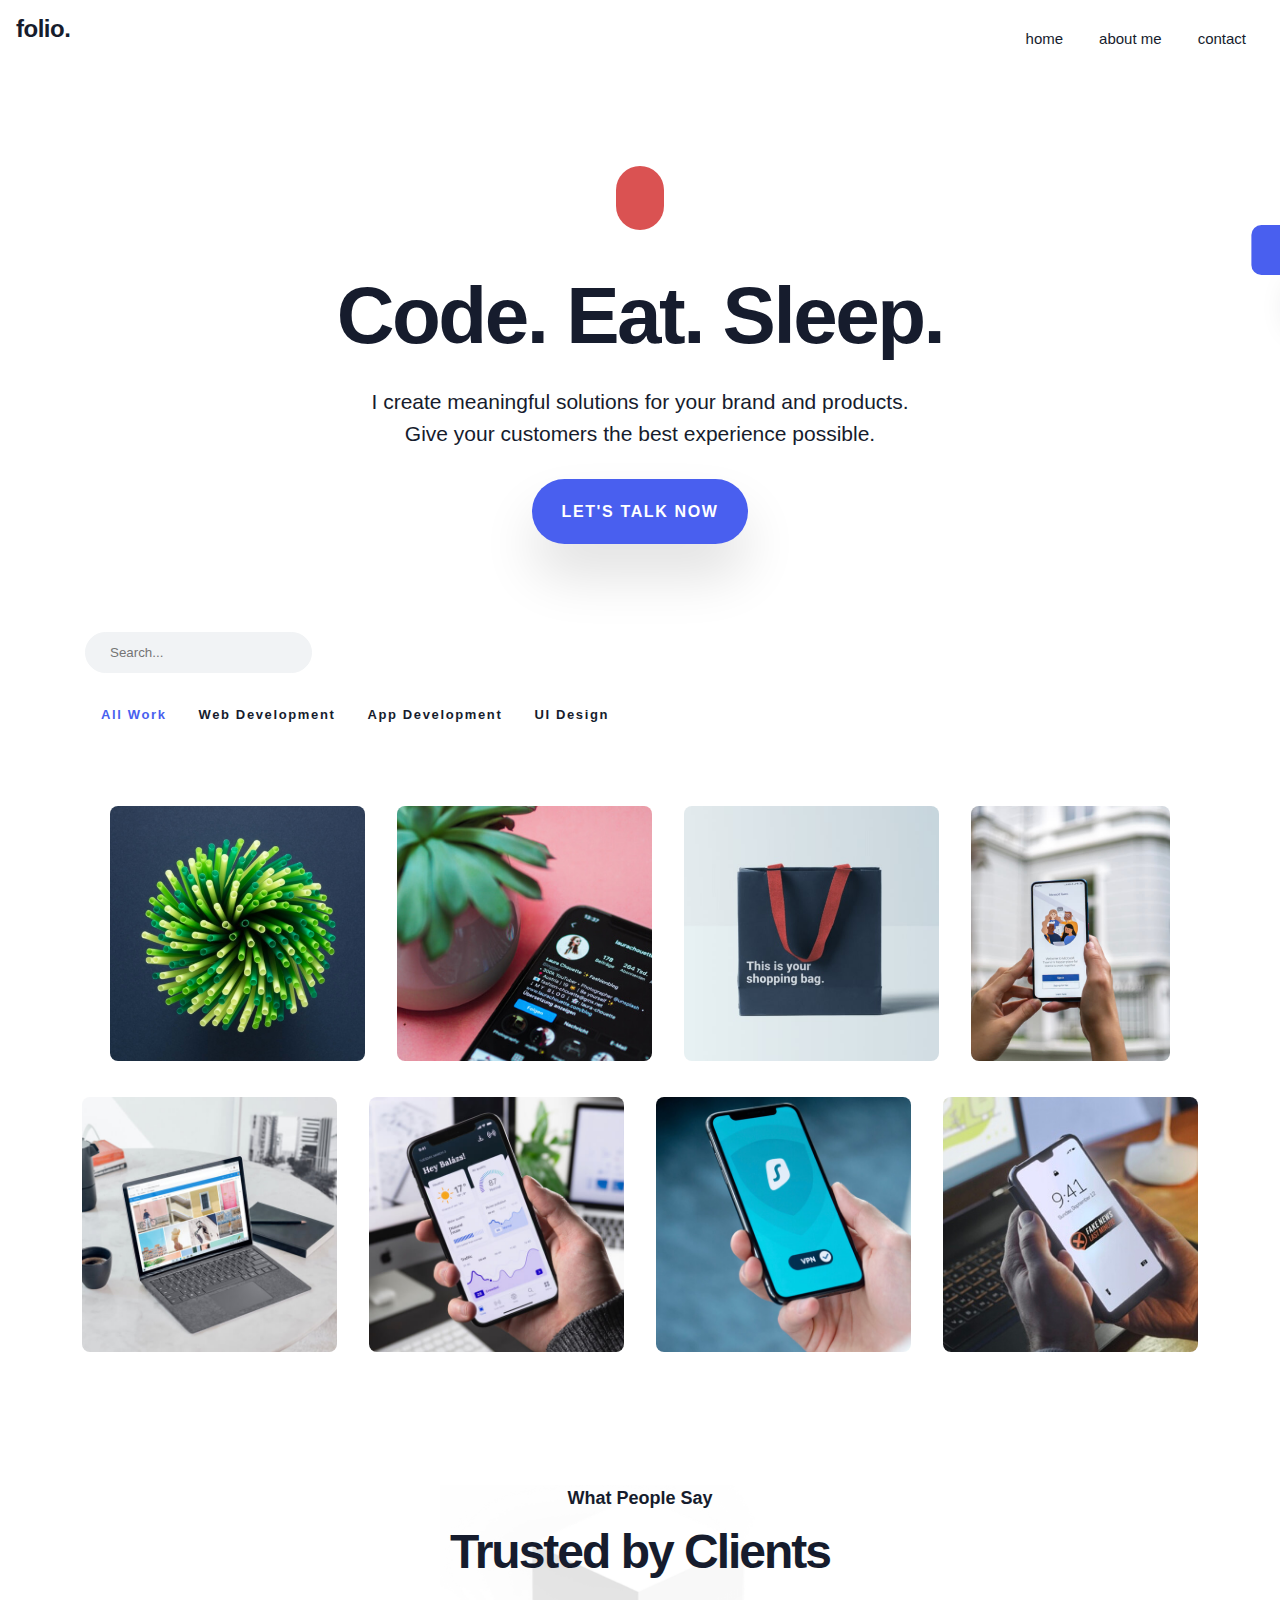
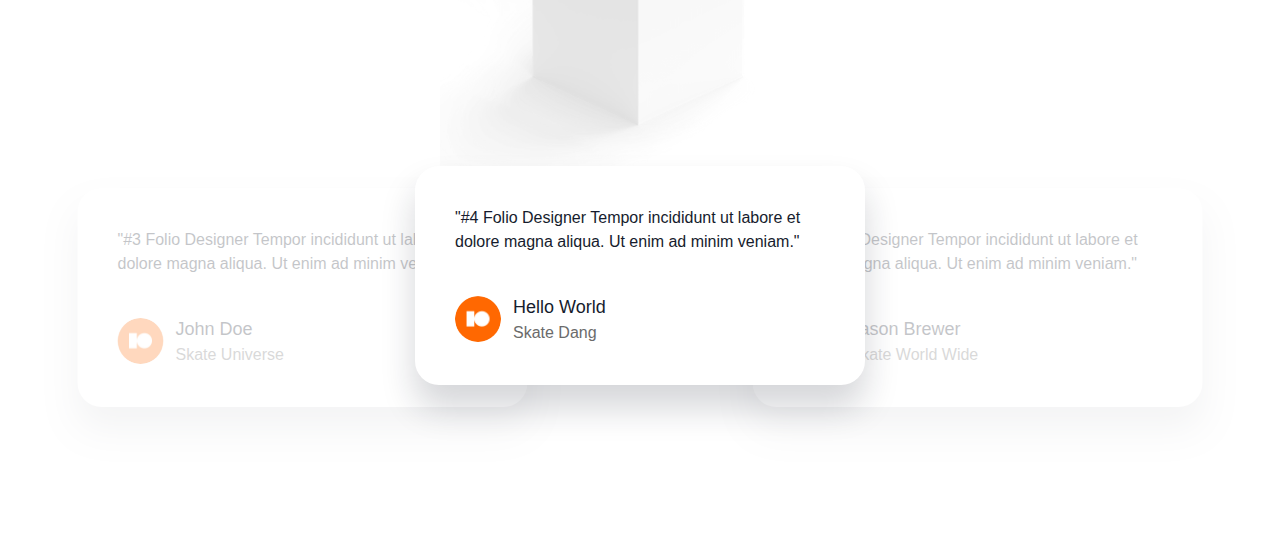
<file: index.html>
<!DOCTYPE html>
<html lang="en">

<head>
    <meta charset="UTF-8">
    <meta http-equiv="X-UA-Compatible" content="IE=edge">
    <meta name="viewport" content="width=device-width, initial-scale=1.0">
    <link rel="stylesheet" href="https://cdnjs.cloudflare.com/ajax/libs/font-awesome/5.15.3/css/all.min.css" integrity="sha512-iBBXm8fW90+nuLcSKlbmrPcLa0OT92xO1BIsZ+ywDWZCvqsWgccV3gFoRBv0z+8dLJgyAHIhR35VZc2oM/gI1w==" crossorigin="anonymous" referrerpolicy="no-referrer"
    />
    <link rel="stylesheet" href="./css/theme.css">
    <link rel="stylesheet" href="./css/base.css">
    <link rel="stylesheet" href="./css/styles.css">
    <link rel="stylesheet" href="./css/pages.css">
    <title>folio</title>
</head>

<body>
    <div class="theme-panel">
        <div class="theme-body">
            <span>Change Theme</span>
            <div class="btn-group">
                <button data-toggle="light" class="switcher-btn active">Light</button>
                <button data-toggle="dark" class="switcher-btn">Dark</button>
            </div>
            <button class="theme-tab">
				<i class="fas fa-chevron-left"></i>
			</button>
        </div>
    </div>

    <main id="main" class="site-wrapper">
        <header class="site-header">
            <nav class="navbar">
                <div class="brand-logo">
                    <a href="/">
                        <h2>folio.</h2>
                    </a>
                </div>
                <div class="navbar-nav">
                    <ul class="ul-defaults-none main-menu">
                        <li class="nav-item">Home</li>
                        <li class="nav-item" data-open="about">About Me</li>
                        <li class="nav-item" data-open="contact">Contact</li>
                    </ul>
                </div>
            </nav>
        </header>

        <!-- Hero Section -->
        <section class="hero-bg">
            <div class="container">
                <div class="hero-content">
                    <div class="code-icon">
                        <i class="fas fa-code"></i>
                    </div>
                    <h2 class="header-lg">Code. Eat. Sleep.</h2>
                    <div class="sub-header">I create meaningful solutions for your brand and products.
                        <br>Give your customers the best experience possible.
                    </div>
                    <div class="btn btn-primary round-pill">
                        <a href="#!" data-open="contact">Let's talk now</a>
                    </div>
                </div>
            </div>
        </section>

        <section class="portfolio-section">
            <div class="container search-container">
                <label for="search">
					<input autocomplete="off" id="search" type="text" class="search-input" placeholder="Search...">
					<i class="fas fa-search"></i>
				</label>
                <ul class="portfolio-filter-nav ul-defaults-none">
                    <li data-filter="all" class="filter-link active">All Work</li>
                    <li data-filter="web" class="filter-link">Web Development</li>
                    <li data-filter="app" class="filter-link">App Development</li>
                    <li data-filter="ui" class="filter-link">UI Design</li>
                </ul>
            </div>
            <div class="portfolio-grid">
            </div>
        </section>

        <!-- Reviews section -->
        <section class="reviews">
            <div class="review-title">What People Say</div>
            <h2 class="header-md">Trusted by Clients</h2>
            <div class="review-preview">
                <img src="./assets/images/cube.png" alt="cube">
            </div>

            <div class="review-carousel">

                <div class="review-item">
                    <div class="review-text">
                        "#1 Folio Designer Tempor incididunt ut labore et dolore magna aliqua. Ut enim ad minim veniam."
                    </div>
                    <div class="review-author">
                        <div class="avatar">
                            <img src="./assets/images/ava-1.jpg" alt="avatar">
                        </div>
                        <div class="details">
                            <div class="name">Jason Brewer</div>
                            <div class="company">Skate World Wide</div>
                        </div>
                    </div>
                </div>
                <div class="review-item">
                    <div class="review-text">
                        "#2 Folio Designer Tempor incididunt ut labore et dolore magna aliqua. Ut enim ad minim veniam."
                    </div>
                    <div class="review-author">
                        <div class="avatar">
                            <img src="./assets/images/ava-1.jpg" alt="avatar">
                        </div>
                        <div class="details">
                            <div class="name">Jane Doe</div>
                            <div class="company">Skate Nation</div>
                        </div>
                    </div>
                </div>
                <div class="review-item">
                    <div class="review-text">
                        "#3 Folio Designer Tempor incididunt ut labore et dolore magna aliqua. Ut enim ad minim veniam."
                    </div>
                    <div class="review-author">
                        <div class="avatar">
                            <img src="./assets/images/ava-1.jpg" alt="avatar">
                        </div>
                        <div class="details">
                            <div class="name">John Doe</div>
                            <div class="company">Skate Universe</div>
                        </div>
                    </div>
                </div>
                <div class="review-item">
                    <div class="review-text">
                        "#4 Folio Designer Tempor incididunt ut labore et dolore magna aliqua. Ut enim ad minim veniam."
                    </div>
                    <div class="review-author">
                        <div class="avatar">
                            <img src="./assets/images/ava-1.jpg" alt="avatar">
                        </div>
                        <div class="details">
                            <div class="name">Hello World</div>
                            <div class="company">Skate Dang</div>
                        </div>
                    </div>
                </div>

            </div>

            <div class="slide-ctrl-container">
                <button>
                    <i class="fas fa-arrow-left"></i>
                </button>
                <button>
                    <i class="fas fa-arrow-right"></i>
                </button>
            </div>

        </section>

        <!-- Modals -->
        <!-- About Page Modal-->
        <div id="about" class="full-site-modal page-block" data-animation="zoomInOut">
            <div class="container-fluid">
                <header class="modal-header">
                    <h3>ABOUT PAGE</h3>
                    <i class="fas fa-times" data-close></i>
                </header>
                <div class="modal-body">
                    <div class="img-wrapper">
                        <img src="./assets/images/img4.jpg" alt="head shot">
                    </div>
                    <div class="about-text">
                        <h2 class="header-md">Jason Brewer</h2>
                        <p>Tempor incididunt ut labore et dolore magna aliqua.</p>
                        <p>Tempor incididunt ut labore et dolore magna aliqua.</p>
                        <div class="contact-me-block">
                            <div>Email Me:</div>
                            <a href="mailto:jason@devslopes.com">jason@devslopes.com</a>
                        </div>
                    </div>
                </div>
                <div class="marquee">
                    <ul class="marquee-content">
                        <li><i class="fab fa-github"></i></li>
                        <li><i class="fab fa-codepen"></i></li>
                        <li><i class="fab fa-dev"></i></li>
                        <li><i class="fab fa-react"></i></li>
                        <li><i class="fab fa-vuejs"></i></li>
                        <li><i class="fab fa-angular"></i></li>
                        <li><i class="fab fa-node"></i></li>
                        <li><i class="fab fa-aws"></i></li>
                        <li><i class="fab fa-docker"></i></li>
                        <li><i class="fab fa-android"></i></li>
                    </ul>
                </div>
            </div>
        </div>

        <!-- Contact Page Modal-->
        <div id="contact" class="full-site-modal page-block" data-animation="zoomInOut">
            <div class="container-fluid">
                <header class="modal-header">
                    <h3>CONTACT PAGE</h3>
                    <i class="fas fa-times" data-close></i>
                </header>
                <div class="modal-body">
                    <div class="contact-text">
                        <h2 class="header-md">Jason Brewer</h2>
                        <div>Have a project or question? Send me a message</div>
                        <div>I will reply asap</div>
                    </div>
                    <form class="folio-form">
                        <input class="form-control" name="name" type="text" placeholder="Name">
                        <input class="form-control" name="email" type="email" placeholder="Email">
                        <input class="form-control" name="subject" type="text" placeholder="Subject">
                        <textarea class="form-control" name="message" cols="30" rows="3" placeholder="Write your message..."></textarea>
                        <input type="submit" value="Send" class="btn btn-primary round-pill">
                    </form>
                </div>
            </div>
        </div>
    </main>

    <script src="./js/portfolioCard.js"></script>
    <script src="./js/modalCard.js"></script>
    <script src="./js/main.js"></script>
    <script src="js/carousel.js"></script>
</body>

</html>
</file>
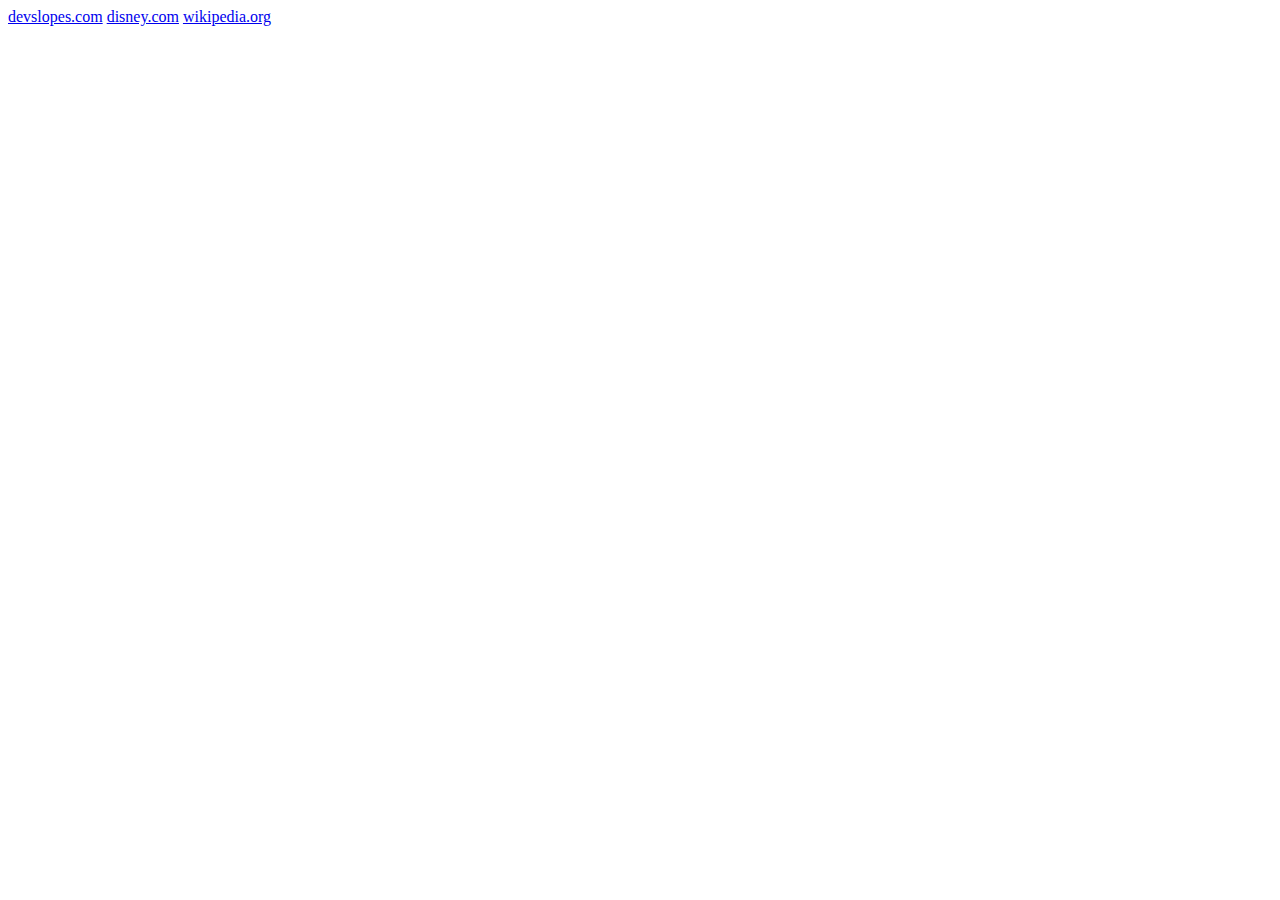
<file: test.html>
<!DOCTYPE html>

<html>

<head>
    <meta charset="utf-8">
    <meta http-equiv="X-UA-Compatible" content="IE=edge">
    <title></title>
    <meta name="description" content="">
    <meta name="viewport" content="width=device-width, initial-scale=1">
    <link rel="stylesheet" href="">
</head>

<body>
    <a href="https://www.devslopes.com">devslopes.com</a>
    <a href="http://www.disney.com" target="_blank">disney.com</a>
    <a href="http://www.wikipedia.org" target="_top">wikipedia.org</a>

    <script src="js/test.js"></script>
</body>

</html>
</file>
<file: css/theme.css>
:root {
    --bg: #fff;
    --bg-panel: #fff;
    --color-headings: #161c2d;
    --color-text-opacity: rgba(22, 28, 45, 0.7);
    --color-text: #161c2d;
    --color-text-base: #161c2d;
    --border: #383f53;
}

[data-theme="light"] .hero-bg {
    background-image: url("../assets/images/hero-pattern.webp");
    background-position: center;
    background-repeat: no-repeat;
    background-size: cover;
}

[data-theme="dark"] {
    --bg: #171a23;
    --bg-panel: #f1f1f1;
    --color-headings: #fff;
    --color-text-opacity: rgba(255, 255, 255, 0.7);
    --color-text: #fff;
    --color-text-base: #161c2d;
    --border: #ced4da;
}
</file>
<file: css/base.css>
:root {
    --marquee-width: 80vw;
    --marquee-height: 15vh;
    --marquee-elms-displayed: 5;
    --marquee-elm-width: calc(var(--marquee-width) / var(--marquee-elms-displayed));
    --marquee-duration-animation: calc(var(--marquee-elms) * 1s);
}

section,
footer,
header,
main,
nav {
    display: block;
}

*,
*::before,
*::after {
    box-sizing: border-box;
}

body {
    margin: 0;
    font-family: "Inter", sans-serif;
    font-size: 1rem;
    font-weight: 400;
    line-height: 1.5;
    color: var(--color-text);
    background-color: var(--bg);
    text-align: left;
}

a {
    color: #495fef;
    text-decoration: none;
    background-color: transparent;
}

h1,
h2,
h3,
h4 {
    color: var(--color-headings);
    margin-top: 0.25rem;
    margin-bottom: 0.5rem;
}

p {
    margin-top: 0;
}

button {
    outline: none;
}

.container,
.container-fluid {
    width: 100%;
    padding-left: 15px;
    padding-right: 15px;
    margin-left: auto;
    margin-right: auto;
}

.container {
    max-width: 1140px;
}

.ul-defaults-none {
    list-style: none;
    margin: 0;
    padding: 0;
}

.btn {
    font-weight: 700;
    min-width: 175px;
    display: inline-flex;
    align-items: center;
    justify-content: center;
    text-transform: uppercase;
    letter-spacing: 1.63px;
    transition: 0.4s;
    height: 65px;
    padding-left: 30px;
    padding-right: 30px;
    box-shadow: 0 32px 54px rgba(3, 3, 3, 0.12);
}

.btn:not(:disabled):not(.disabled),
button:not(:disabled):not(.disabled) {
    cursor: pointer;
}

.btn-primary,
.btn-primary a {
    color: white;
    background-color: #495fef;
    border-color: #495fef;
}

.round-pill {
    border-radius: 50rem;
}

.header-lg {
    font-size: 5rem;
    letter-spacing: -2.5px;
    line-height: 1.05;
}

.header-md {
    font-size: 3rem;
    letter-spacing: -2px;
}

.sub-header {
    font-size: 1.3125rem;
    line-height: 1.5;
    padding-top: 1.25rem;
    padding-bottom: 1.875rem;
}
</file>
<file: css/styles.css>
.theme-panel {
    position: fixed;
    right: 0;
    top: 25%;
    z-index: 100;
    transition: .4s;
    transform: translateX(100%);
}

.theme-panel.open {
    transform: translateX(0);
}

.theme-body {
    background-color: #495fef;
    border: transparent;
    max-width: 185px;
    padding: 15px 13px;
    text-align: center;
    border-bottom-left-radius: 25px;
    position: relative;
}

.theme-body>span {
    color: white;
    font-size: 13px;
    font-weight: 700;
    letter-spacing: -0.09px;
    line-height: 26px;
    padding-bottom: 8px;
    display: inline-flex;
}

.theme-body .btn-group {
    box-shadow: 0 12px 34px rgb(22 28 45 / 20%);
    border-radius: 33px;
    background-color: white;
    overflow: hidden;
    display: flex;
    max-width: 153px;
}

.theme-body .btn-group .switcher-btn {
    background: transparent;
    border: none;
    width: 50%;
    font-size: 11px;
    font-weight: 700;
    height: 42px;
    padding-left: 15px;
    padding-right: 15px;
    letter-spacing: 1.4px;
    text-transform: uppercase;
}

.theme-body .btn-group .switcher-btn.active {
    background-color: #ced4e7;
}

.theme-body .theme-tab {
    position: absolute;
    top: 0;
    transform: translateX(-100%);
    display: flex;
    align-items: center;
    justify-content: center;
    width: 30px;
    height: 50px;
    border: 0;
    background: #495fef;
    color: white;
    border-bottom-left-radius: 10px;
    border-top-left-radius: 10px;
    left: 1px;
}

.theme-tab i {
    font-size: 1rem;
    transition: 0.4s;
    pointer-events: none;
}

.theme-panel.open .theme-tab i {
    transform: scaleX(-1);
}

.navbar {
    display: flex;
    flex-flow: row nowrap;
    padding: 0.5rem 1rem;
    width: 100%;
}

.navbar .navbar-nav {
    margin-left: auto;
}

.brand-logo a h2 {
    font-size: 1.5rem;
    letter-spacing: -0.5px;
    line-height: 1.42;
}

.main-menu {
    display: flex;
}

.main-menu .nav-item {
    padding: 18px;
    font-size: 15px;
    line-height: 26px;
    cursor: pointer;
    text-transform: lowercase;
}

.hero-content {
    text-align: center;
    padding: 5.5rem 0;
}

.code-icon {
    background-color: #da5252;
    color: var(--color-text);
    padding: 1.25rem 1.5rem;
    border-radius: 50rem;
    display: inline-block;
    margin-bottom: 2.5rem;
    text-align: center;
}

.code-icon .fa-code {
    font-size: 2rem;
    display: inline-block;
    line-height: 1.5;
}

.search-container label {
    position: relative;
    display: inline-flex;
    align-items: center;
}

.search-input {
    padding: 0.75rem 1.5rem;
    background-color: #f1f3f5;
    border: 1px solid #f1f3f5;
    border-radius: 50rem;
}

.search-input:focus {
    outline: none;
    border-color: #4dabf7;
    box-shadow: inset 0 1px 1px rgba(0, 0, 0, 0.0125), 0 0 8px rgba(34, 139, 230, 0.5);
}

.search-container .fa-search {
    position: absolute;
    right: 10px;
}

.portfolio-filter-nav {
    display: flex;
    flex-wrap: wrap;
    padding: 2rem 0;
}

.portfolio-filter-nav .filter-link {
    padding: 0 1rem;
    font-size: 0.8125rem;
    line-height: 1.6;
    letter-spacing: 1.63px;
    font-weight: 700;
}

.portfolio-filter-nav .filter-link:hover {
    cursor: pointer;
}

.portfolio-filter-nav .filter-link.active {
    color: #495fef;
}

.portfolio-grid {
    display: flex;
    flex-wrap: wrap;
    padding: 3rem 1rem;
    justify-content: center;
    max-width: 1400px;
    width: 100%;
    margin: 0 auto;
}

.portfolio-card {
    position: relative;
    margin: 0 1rem 1.85rem;
    max-width: 255px;
}

.card-body img {
    width: 100%;
    height: 255px;
    object-fit: cover;
    border-radius: 8px;
}

.card-popup-box {
    position: absolute;
    bottom: 0;
    left: 20px;
    right: 20px;
    transition: 0.4s;
    z-index: 1;
    padding: 1.25rem 1.875rem;
    opacity: 0;
}

.card-popup-box::before {
    position: absolute;
    content: "";
    background: var(--bg);
    top: 0;
    bottom: 0;
    left: 0;
    right: 0;
    z-index: -1;
    opacity: 0.9;
    border-radius: 8px;
}

.portfolio-card:hover .card-popup-box {
    bottom: 20px;
    opacity: 1;
}

.card-popup-box div {
    color: var(--color-text-opacity);
    font-size: 0.8125rem;
    line-height: 1.63;
    letter-spacing: 1.63px;
    padding-bottom: 0.5rem;
    font-weight: 700;
    text-transform: uppercase;
    pointer-events: none;
}

.card-popup-box h3 {
    pointer-events: none;
    color: var(--color-headings);
    font-size: 1.3125rem;
    letter-spacing: -0.5px;
    font-weight: 700;
    margin-bottom: 0;
}

.modal {
    display: flex;
    justify-content: center;
    align-items: center;
    background: rgba(0, 0, 0, .8);
    cursor: pointer;
}

.modal-dialog {
    max-width: 800px;
    max-height: 80vh;
    background: var(--bg-panel);
    color: var(--color-text-base);
    overflow: hidden;
    padding: 1.25rem 1.8125rem;
    border-radius: 5px;
    cursor: default;
}

.modal-dialog .modal-header h3 {
    color: var(--color-text-base);
}

.reviews {
    text-align: center;
    position: relative;
    margin: 3rem 0;
    overflow: hidden;
}

.reviews .review-title {
    font-size: 1.125rem;
    font-weight: 600;
}

.review-preview {
    max-width: 400px;
    margin: 0 auto;
    position: absolute;
    left: 0;
    right: 0;
    top: -3rem;
    z-index: -1;
    opacity: 0.5;
}

.review-preview img {
    width: 100%;
}

.review-carousel {
    display: flex;
    justify-content: center;
    height: 250px;
    pointer-events: none;
    margin: 200px 0 50px;
}

.review-carousel .review-item {
    background: var(--bg-panel);
    color: var(--color-text-base);
    max-width: 450px;
    padding: 2.5rem;
    border-radius: 24px;
    width: 100%;
    box-shadow: 0 22px 34px rgba(22, 28, 45, 0.18);
    transition: all .3s ease-in-out;
    position: absolute;
    opacity: 0;
    z-index: -1;
}

.review-item.active {
    transform: translate(0, -10%);
    z-index: 10;
    opacity: 1;
}

.review-item.prev,
.review-item.next {
    opacity: 0.25;
}

.review-item.prev {
    transform: translateX(-75%);
}

.review-item.next {
    transform: translateX(75%);
}

.review-item .review-text {
    padding-bottom: 2.5rem;
    text-align: left;
}

.review-author {
    display: flex;
    text-align: left;
    align-items: center;
}

.review-author .avatar {
    width: 46px;
    height: 46px;
    margin-right: 12px;
}

.review-author .avatar img {
    width: 100%;
    border-radius: 50%;
}

.details .name {
    font-size: 1.125rem;
    line-height: 1.5;
}

.details .company {
    color: #6b6b6b;
}

.slide-ctrl-container {
    margin-top: 50px;
}

.slide-ctrl-container button {
    background: none;
    border: none;
    outline: none;
    color: var(--color-text);
    font-size: 2rem;
    transition: all 0.3s ease-in-out;
    opacity: 0.75;
}

.slide-ctrl-container button:hover {
    opacity: 1;
}

.slide-ctrl-container button:nth-child(1) {
    padding-right: 10px;
}

.slide-ctrl-container button:nth-child(2) {
    padding-left: 10px;
}

.full-site-modal,
.modal {
    position: fixed;
    top: 0;
    bottom: 0;
    left: 0;
    right: 0;
    padding: 1rem;
    transition: all 0.35s ease-in;
    visibility: hidden;
    opacity: 0;
    z-index: 99;
}

.modal-header {
    display: flex;
    padding-bottom: 1rem;
    justify-content: space-between;
}

.modal-header .fa-times {
    font-size: 1.5rem;
    transition: all 0.5s ease-in;
}

.modal-header .fa-times:hover {
    transform: scale(1.1);
    cursor: pointer;
}

.full-site-modal.is-visible,
.modal.is-visible {
    visibility: visible;
    opacity: 1;
}

.modal-body {
    display: flex;
    align-items: center;
}

.modal-body .img-wrapper {
    max-width: 200px;
    margin-right: .75rem;
}

.modal-body .img-wrapper img {
    width: 100%;
    border-radius: 8px;
    object-fit: cover;
    height: 200px;
}

[data-animation="zoomInOut"].full-site-modal {
    transform: scale(0.2);
}

[data-animation="slideInOutTop"] .modal-dialog {
    opacity: 0;
    transition: all 0.5s;
}

[data-animation="slideInOutTop"].is-visible .modal-dialog {
    opacity: 1;
    transition-delay: 0.2s;
}

[data-animation="slideInOutTop"] .modal-dialog {
    transform: translateY(-100%);
}

[data-animation="zoomInOut"].full-site-modal.is-visible,
[data-animation="slideInOutTop"].is-visible .modal-dialog {
    transform: none;
}
</file>
<file: css/pages.css>
.page-block {
    background: var(--bg);
}

#about .modal-body,
#contact .modal-body {
    padding: 2rem;
    flex-wrap: wrap;
}

#about .img-wrapper {
    flex: 1;
    text-align: center;
    max-width: initial;
    margin-right: 0;
}

#about .img-wrapper img {
    max-width: 200px;
    border-radius: 50%;
}

.about-text {
    flex: 1;
}

.about-text p,
.contact-me-block {
    font-size: 1.2rem;
}

#contact .modal-body {
    display: block;
}

.contact-text {
    padding-bottom: 3.5rem;
}

.folio-form .form-control {
    display: block;
    border-top: 0;
    border-left: 0;
    border-right: 0;
    max-width: 500px;
    width: 100%;
    color: var(--color-text);
    padding: 0 0 5px 0;
    line-height: 26px;
    margin-bottom: 40px;
    border-bottom: 1px solid var(--border);
    outline: none;
    background: transparent;
}

.marquee {
    width: var(--marquee-width);
    height: var(--marquee-height);
    overflow: hidden;
    margin: 2rem auto;
    position: relative;
}

.marquee-content {
    list-style: none;
    display: flex;
    height: 100%;
    animation: scrolling var(--marquee-duration-animation) linear infinite;
}

.marquee-content li {
    width: var(--marquee-elm-width);
    display: flex;
    justify-content: center;
    align-items: center;
    max-height: 100%;
    white-space: nowrap;
    flex-shrink: 0;
    font-size: calc(var(--marquee-height) * 3 / 4);
}

.marquee::before,
.marquee::after {
    position: absolute;
    height: 100%;
    top: 0;
    content: "";
    z-index: 1;
    width: 10rem;
}

.marquee::before {
    left: 0;
    background: linear-gradient(to right, var(--bg) 0%, transparent 100%);
}

.marquee::after {
    right: 0;
    background: linear-gradient(to left, var(--bg) 0%, transparent 100%);
}

@keyframes scrolling {
    0% {
        transform: translateX(0);
    }
    100% {
        transform: translateX(calc(-1 * var(--marquee-elm-width) * var(--marquee-elms)));
    }
}

@media (max-width: 991px) {
    #about .img-wrapper,
    #about .about-text {
        flex: initial;
        margin: 0 auto;
    }
    .page-block {
        text-align: center;
    }
}

@media (max-width:768px) {
     :root {
        --marquee-width: 100%;
        --marquee-elms-displayed: 3;
    }
    .marquee:before,
    .marquee:after {
        width: 5rem;
    }
}

@media (max-width: 450px) {
     :root {
        --marquee-elms-displayed: 2;
    }
}
</file>
